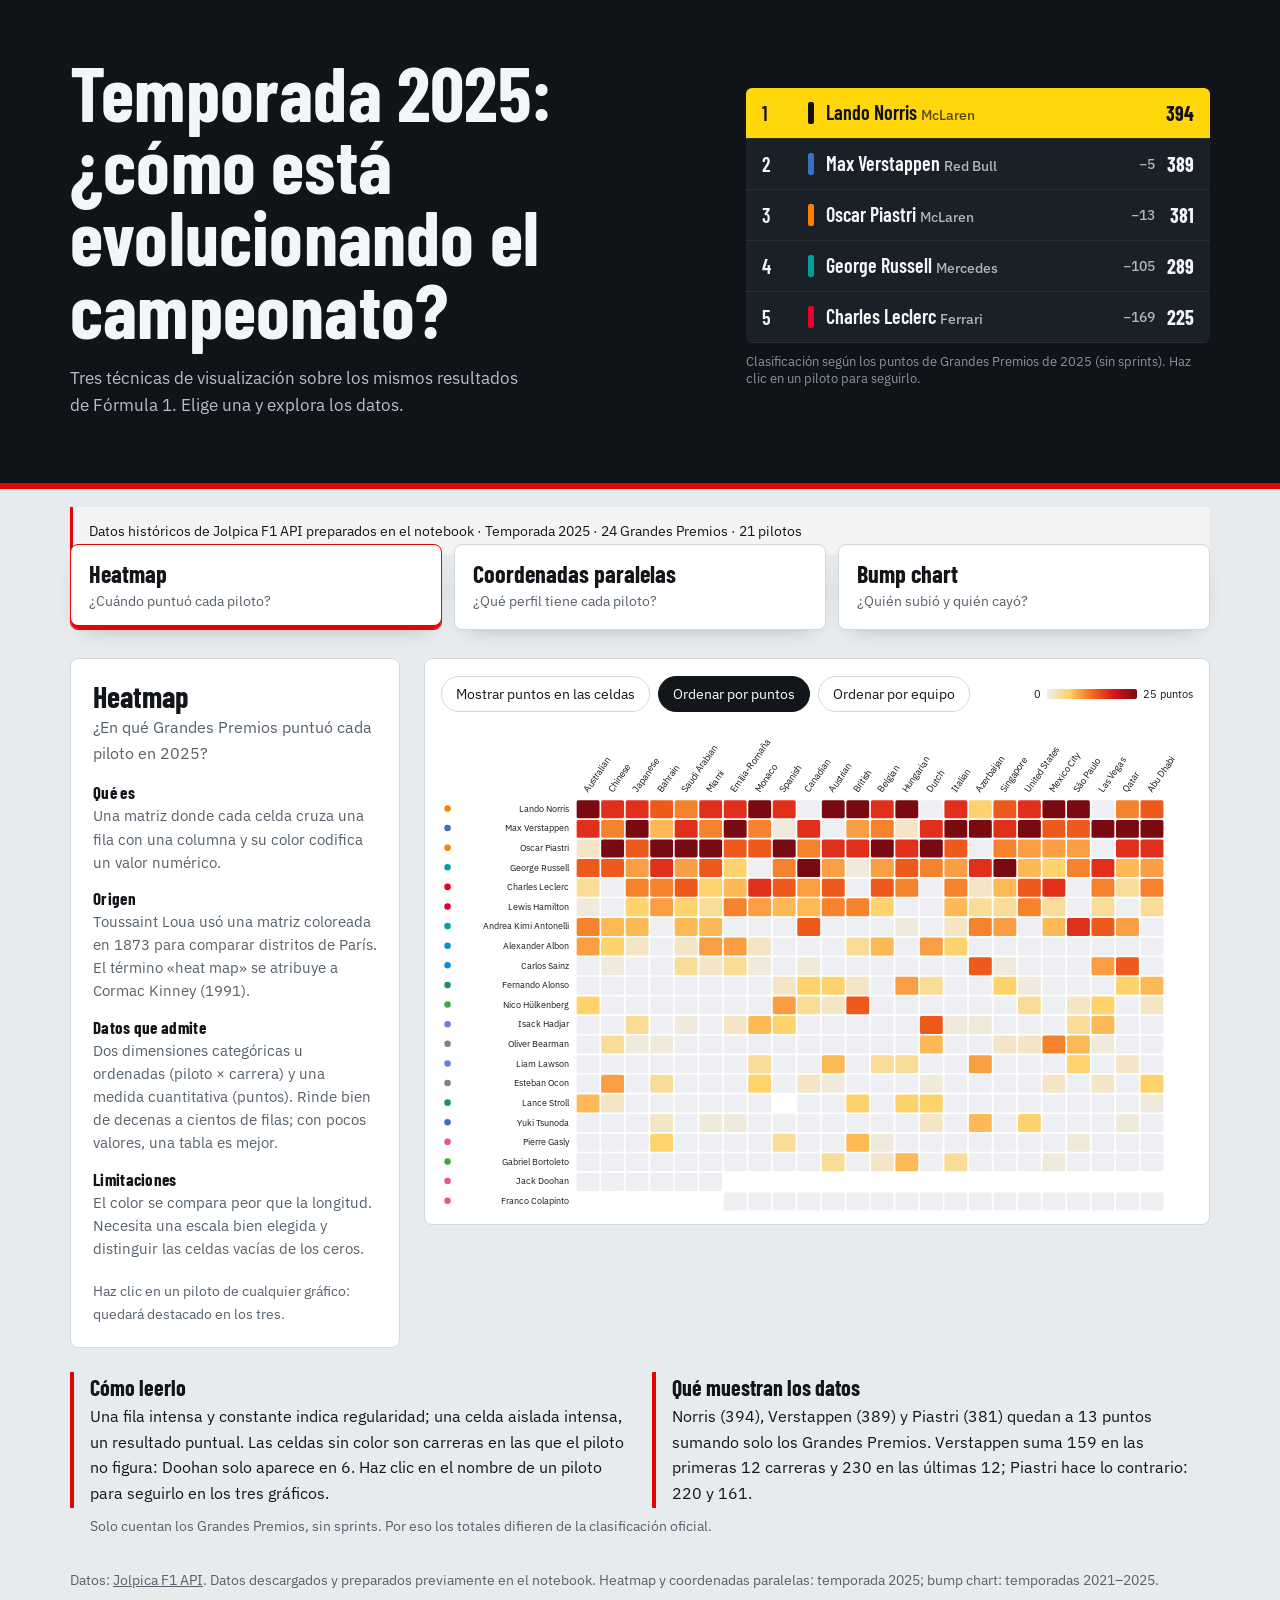
<file: docs/index.html>
<!doctype html>
<html lang="es">
  <head>
    <meta charset="utf-8" />
    <meta
      name="viewport"
      content="width=device-width, initial-scale=1, viewport-fit=cover"
    />
    <title>Fórmula 1: análisis interactivo 2021–2026</title>

    <!-- Tipografías (si no cargan, el navegador usa una alternativa) -->
    <link rel="preconnect" href="https://fonts.googleapis.com" />
    <link rel="preconnect" href="https://fonts.gstatic.com" crossorigin />
    <link
      href="https://fonts.googleapis.com/css2?family=Barlow+Condensed:wght@600;700&family=IBM+Plex+Sans:wght@400;500;600&display=swap"
      rel="stylesheet"
    />

    <link rel="stylesheet" href="css/styles.css" />
  </head>
  <body>
    <!-- Aquí React dibuja toda la página -->
    <div id="root"></div>

    <!-- 1. Librerías (copias locales, la página funciona sin depender de ningún CDN) -->
    <script src="vendor/react.production.min.js"></script>
    <script src="vendor/react-dom.production.min.js"></script>
    <script src="vendor/htm.js"></script>

    <!-- 2. Datos y textos -->
    <script src="js/datos/pilotos.js"></script>
    <script src="js/datos/textos.js"></script>


    <!-- 3. Utilidades y componentes (el orden importa: cada archivo usa los anteriores) -->
    <script src="js/utilidades.js"></script>
    <script src="js/componentes/Boton.js"></script>
    <script src="js/componentes/Tooltip.js"></script>
    <script src="js/componentes/FichaPiloto.js"></script>
    <script src="js/componentes/Cabecera.js"></script>
    <script src="js/componentes/Heatmap.js"></script>
    <script src="js/componentes/CoordenadasParalelas.js"></script>
    <script src="js/componentes/BumpChart.js"></script>

    <!-- 4. Aplicación principal -->
    <script src="js/app.js"></script>
  </body>
</html>
</file>
<file: docs/css/styles.css>
/* Estilos de la página PEC 2 (Fórmula 1)
   Variables de color y tipografía: cambian solo aquí para retocar el diseño. */
:root {
  --bg: #e8ebee;
  --card: #fff;
  --ink: #12161b;
  --mut: #56616c;
  --line: #d3d8de;
  --red: #e10600;
  --yel: #ffd60a;
  --hero: #101418;
  --hd: "Barlow Condensed", "Arial Narrow", sans-serif;
  --bd: "IBM Plex Sans", system-ui, sans-serif;
  box-sizing: border-box;
  padding-top: env(safe-area-inset-top, 0px);
  padding-bottom: env(safe-area-inset-bottom, 0px);
}
@media (prefers-color-scheme: dark) {
  :root:not([data-theme="light"]) {
    --bg: #0b0d10;
    --card: #161a1f;
    --ink: #eceff2;
    --mut: #9aa5b0;
    --line: #2a3139;
  }
}
/* Tema oscuro forzado (opcional): <html data-theme="dark"> */
:root[data-theme="dark"] {
  --bg: #0b0d10;
  --card: #161a1f;
  --ink: #eceff2;
  --mut: #9aa5b0;
  --line: #2a3139;
}
/* Base de la página */
html {
  scroll-padding-top: env(safe-area-inset-top, 0px);
}
body::before {
  content: "";
  position: fixed;
  inset: 0 0 auto;
  height: env(safe-area-inset-top, 0px);
  background: var(--hero);
  z-index: 10;
}
* {
  box-sizing: border-box;
}
body {
  margin: 0;
  background: var(--bg);
  color: var(--ink);
  font: 400 16px/1.6 var(--bd);
}
/* Contenedor centrado */
.wrap {
  max-width: 1180px;
  margin: 0 auto;
  padding: 0 20px;
}
/* Cabecera: titular y clasificación final */
header {
  background: var(--hero);
  color: #f3f5f7;
  padding: 56px 0 64px;
  border-bottom: 6px solid var(--red);
}
header .wrap {
  display: grid;
  grid-template-columns: 1.15fr 0.85fr;
  gap: 48px;
  align-items: center;
}
h1 {
  font: 700 clamp(40px, 6vw, 76px) / 0.95 var(--hd);
  margin: 0 0 20px;
  letter-spacing: 0.2px;
}
header p {
  margin: 0;
  max-width: 46ch;
  color: #b7c0c9;
  font-size: 17px;
}
/* Torre de tiempos (top 5 de 2025), cada fila es clicable */
.tower {
  list-style: none;
  margin: 0;
  padding: 0;
  font: 600 20px/1 var(--hd);
  background: #1a2027;
  border-radius: 6px;
  overflow: hidden;
}
.tower li {
  display: grid;
  grid-template-columns: 34px 6px 1fr auto auto;
  gap: 12px;
  align-items: center;
  padding: 14px 16px;
  border-bottom: 1px solid #262e37;
  animation: in 0.5s cubic-bezier(0.2, 0.7, 0.2, 1) backwards;
}
.tower li:nth-child(1) {
  background: var(--yel);
  color: #111;
}
.tower li:nth-child(1) i {
  background: #111 !important;
}
.tower li:nth-child(2) {
  animation-delay: 0.08s;
}
.tower li:nth-child(3) {
  animation-delay: 0.16s;
}
.tower li:nth-child(4) {
  animation-delay: 0.24s;
}
.tower li:nth-child(5) {
  animation-delay: 0.32s;
}
.tower i {
  width: 6px;
  height: 22px;
  border-radius: 2px;
}
.tower small {
  font: 500 14px var(--bd);
  opacity: 0.7;
}
.tower b {
  font-weight: 700;
  min-width: 3ch;
  text-align: right;
}
.cap {
  font: 400 13px var(--bd);
  color: #8794a0;
  margin-top: 10px;
}
@keyframes in {
  from {
    opacity: 0;
    transform: translateX(24px);
  }
}
/* Pestañas para elegir la técnica */
nav {
  display: grid;
  grid-template-columns: repeat(3, 1fr);
  gap: 12px;
  margin: -28px 0 28px;
  position: relative;
}
nav button {
  all: unset;
  cursor: pointer;
  background: var(--card);
  border: 1px solid var(--line);
  border-radius: 8px;
  padding: 16px 18px;
  box-shadow: 0 8px 24px -16px rgba(0, 0, 0, 0.45);
}
nav button b {
  display: block;
  font: 700 24px/1.1 var(--hd);
}
nav button span {
  font-size: 14px;
  color: var(--mut);
}
nav button[aria-selected="true"] {
  border-color: var(--red);
  box-shadow:
    inset 0 -4px 0 var(--red),
    0 8px 24px -16px rgba(0, 0, 0, 0.45);
}
nav button:focus-visible,
.pill:focus-visible {
  outline: 3px solid var(--red);
  outline-offset: 2px;
}
/* Cuerpo: columna con la explicación y tarjeta con el gráfico */
.grid {
  display: grid;
  grid-template-columns: 330px 1fr;
  gap: 24px;
  align-items: start;
}
aside {
  background: var(--card);
  border: 1px solid var(--line);
  border-radius: 8px;
  padding: 22px;
}
aside h2 {
  font: 700 30px/1 var(--hd);
  margin: 0 0 4px;
}
aside .q {
  color: var(--mut);
  margin: 0 0 16px;
}
dt {
  font: 700 17px var(--hd);
  margin-top: 14px;
  letter-spacing: 0.3px;
}
dd {
  margin: 2px 0 0;
  font-size: 14.5px;
  color: var(--mut);
}
/* Tarjeta del gráfico y sus controles */
.chart {
  background: var(--card);
  border: 1px solid var(--line);
  border-radius: 8px;
  padding: 16px 16px 8px;
  min-width: 0;
}
.ctl {
  display: flex;
  flex-wrap: wrap;
  gap: 8px;
  align-items: center;
  min-height: 38px;
  margin-bottom: 8px;
  font-size: 14px;
}
/* Botones redondeados de los controles */
.pill {
  all: unset;
  cursor: pointer;
  border: 1px solid var(--line);
  border-radius: 99px;
  padding: 6px 14px;
  font-size: 14px;
}
.pill[aria-pressed="true"] {
  background: var(--ink);
  color: var(--card);
  border-color: var(--ink);
}
.scroll {
  overflow-x: auto;
}
.scroll > div {
  min-width: 760px;
}
/* Lista de pilotos filtrados (coordenadas paralelas) */
.chips {
  display: flex;
  flex-wrap: wrap;
  gap: 6px;
  margin: 6px 0 10px;
  font-size: 13px;
}
.chips span {
  border: 1px solid var(--line);
  border-radius: 4px;
  padding: 2px 8px;
}
.chips i {
  display: inline-block;
  width: 8px;
  height: 8px;
  border-radius: 50%;
  margin-right: 6px;
}
/* Bloques "Cómo leerlo" y "Qué muestran los datos" */
.find {
  display: grid;
  grid-template-columns: 1fr 1fr;
  gap: 24px;
  margin: 24px 0 8px;
}
.find div {
  border-left: 4px solid var(--red);
  padding: 2px 0 2px 16px;
}
.find h3 {
  font: 700 22px var(--hd);
  margin: 0 0 4px;
}
.find p {
  margin: 0;
  max-width: 62ch;
}
.note {
  font-size: 13.5px;
  color: var(--mut);
  margin: 8px 0 0;
  padding-left: 20px;
}
/* Pie de página */
footer {
  padding: 32px 0 48px;
  color: var(--mut);
  font-size: 13.5px;
}
footer a {
  color: inherit;
}
/* Adaptación a móvil y a movimiento reducido */
@media (max-width: 900px) {
  header .wrap,
  .grid,
  .find {
    grid-template-columns: 1fr;
  }
  nav {
    grid-template-columns: 1fr;
    margin-top: -20px;
  }
}
@media (prefers-reduced-motion: reduce) {
  .tower li {
    animation: none;
  }
}

.tower li {
  cursor: pointer;
}
.tower li.on {
  box-shadow: inset 5px 0 0 var(--red);
}
.chart svg {
  display: block;
  width: 100%;
  height: auto;
}
.scroll > svg {
  min-width: 760px;
}
/* Textos y elementos dentro de los gráficos SVG */
.lbl {
  fill: var(--ink);
  font: 11.5px var(--bd);
}
.mut {
  fill: var(--mut);
  font: 11px var(--bd);
}
.rowl {
  cursor: pointer;
}
.rowl:hover {
  text-decoration: underline;
}
.rowl.on {
  font-weight: 700;
}
.axt {
  fill: var(--ink);
  font: 600 13px var(--bd);
  text-anchor: middle;
}
.grd {
  stroke: var(--line);
}
/* Tooltip que sigue al cursor */
.tip {
  position: fixed;
  pointer-events: none;
  background: var(--ink);
  color: var(--card);
  padding: 6px 10px;
  border-radius: 6px;
  font-size: 13px;
  line-height: 1.4;
  z-index: 20;
  transform: translate(14px, 14px);
}
/* Ficha del piloto seleccionado */
.dcard {
  margin-top: 20px;
  border: 1px solid var(--line);
  border-left: 6px solid;
  border-radius: 6px;
  padding: 12px 14px;
  font-size: 14px;
}
.dcard header {
  all: unset;
  display: flex;
  justify-content: space-between;
  align-items: baseline;
}
.dcard b {
  font: 700 24px var(--hd);
}
.dcard p {
  margin: 4px 0 0;
  color: var(--mut);
}
.hint {
  margin: 20px 0 0;
  font-size: 14px;
  color: var(--mut);
}
/* Leyenda de color del heatmap */
.legend {
  width: 90px;
  height: 10px;
  border-radius: 2px;
  background: linear-gradient(
    90deg,
    rgb(237, 239, 242),
    rgb(255, 209, 102),
    rgb(242, 107, 29),
    rgb(215, 20, 26),
    rgb(122, 10, 18)
  );
}
.chips button {
  all: unset;
  cursor: pointer;
  border: 1px solid var(--line);
  border-radius: 4px;
  padding: 2px 8px;
}
.chips button.on {
  border-color: var(--red);
}
.chips button:focus-visible {
  outline: 2px solid var(--red);
}

/* Leyenda de color del heatmap, alineada a la derecha de los controles */
.leyenda {
  margin-left: auto;
  display: flex;
  align-items: center;
  gap: 6px;
}

.api-status{margin:18px 0;padding:12px 16px;border-left:3px solid #e10600;background:var(--panel, #f4f4f4);font-size:.9rem;color:var(--ink, #333)}
</file>
